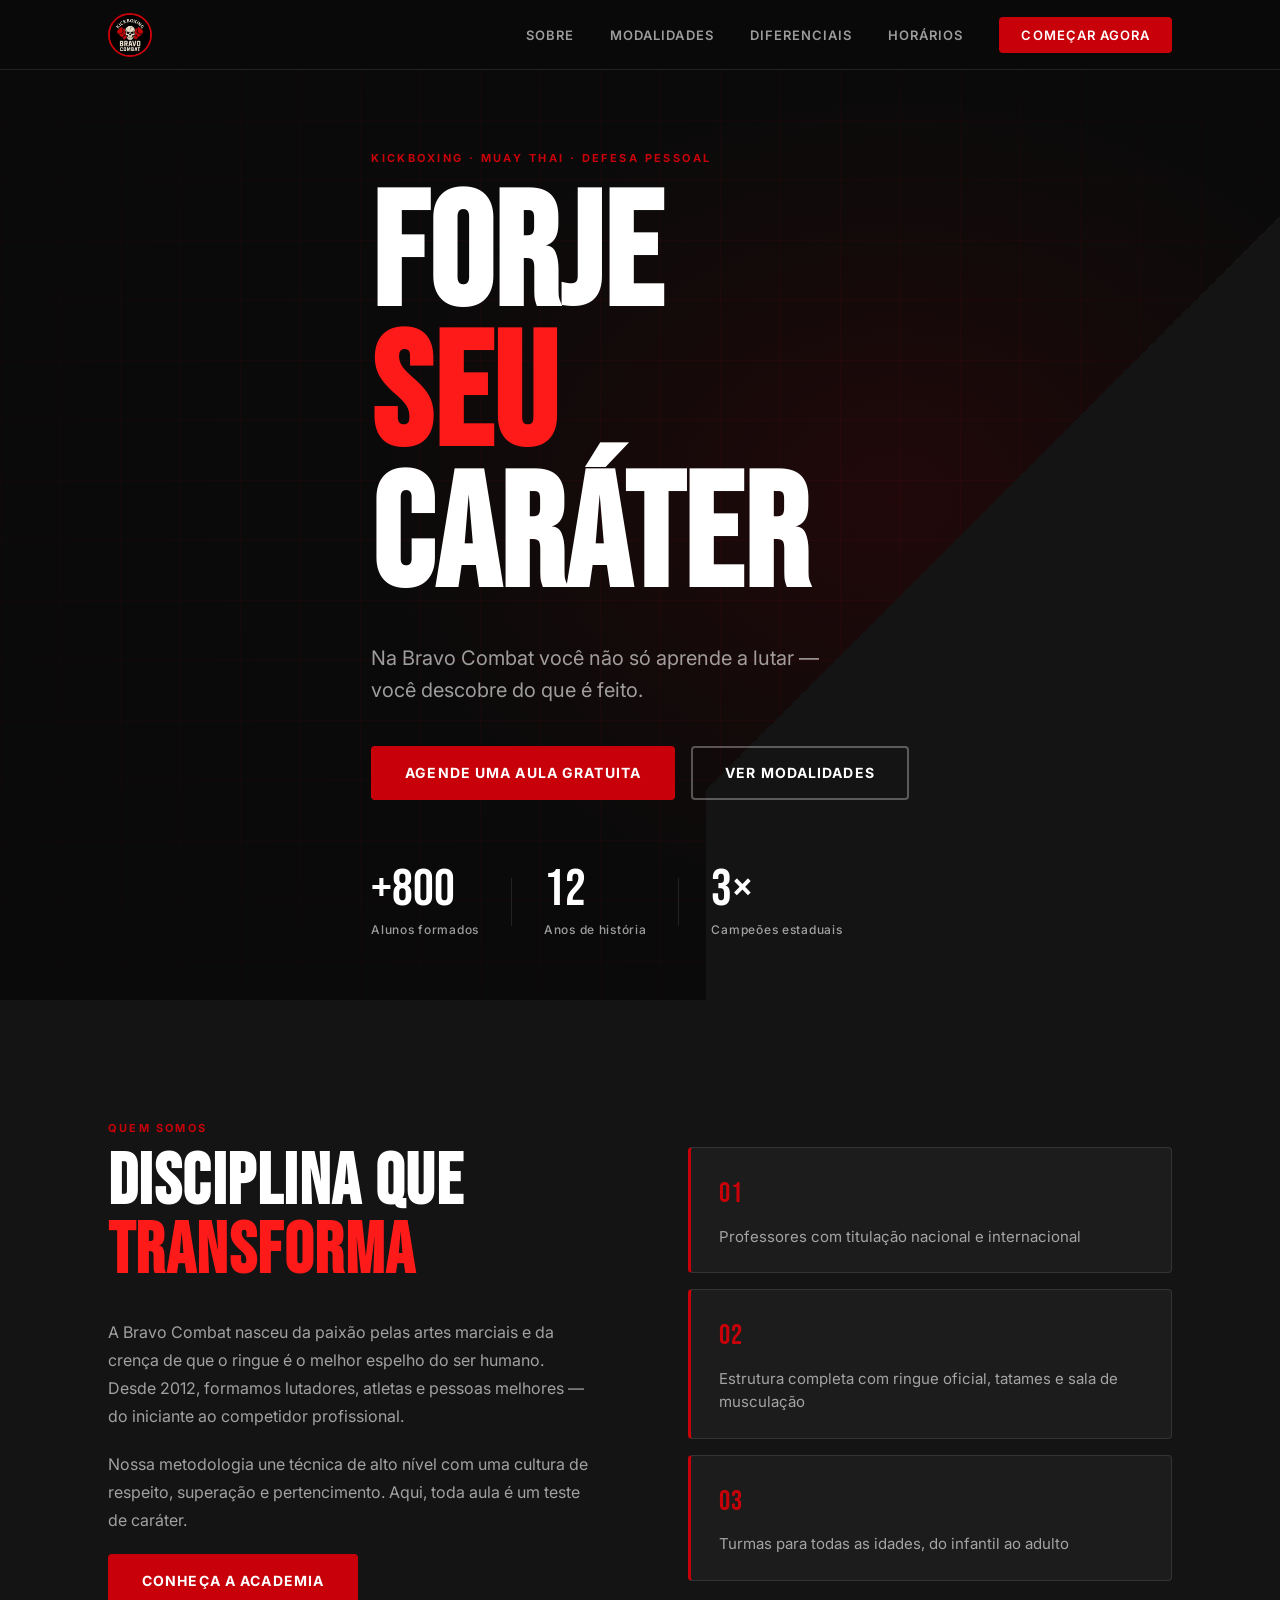
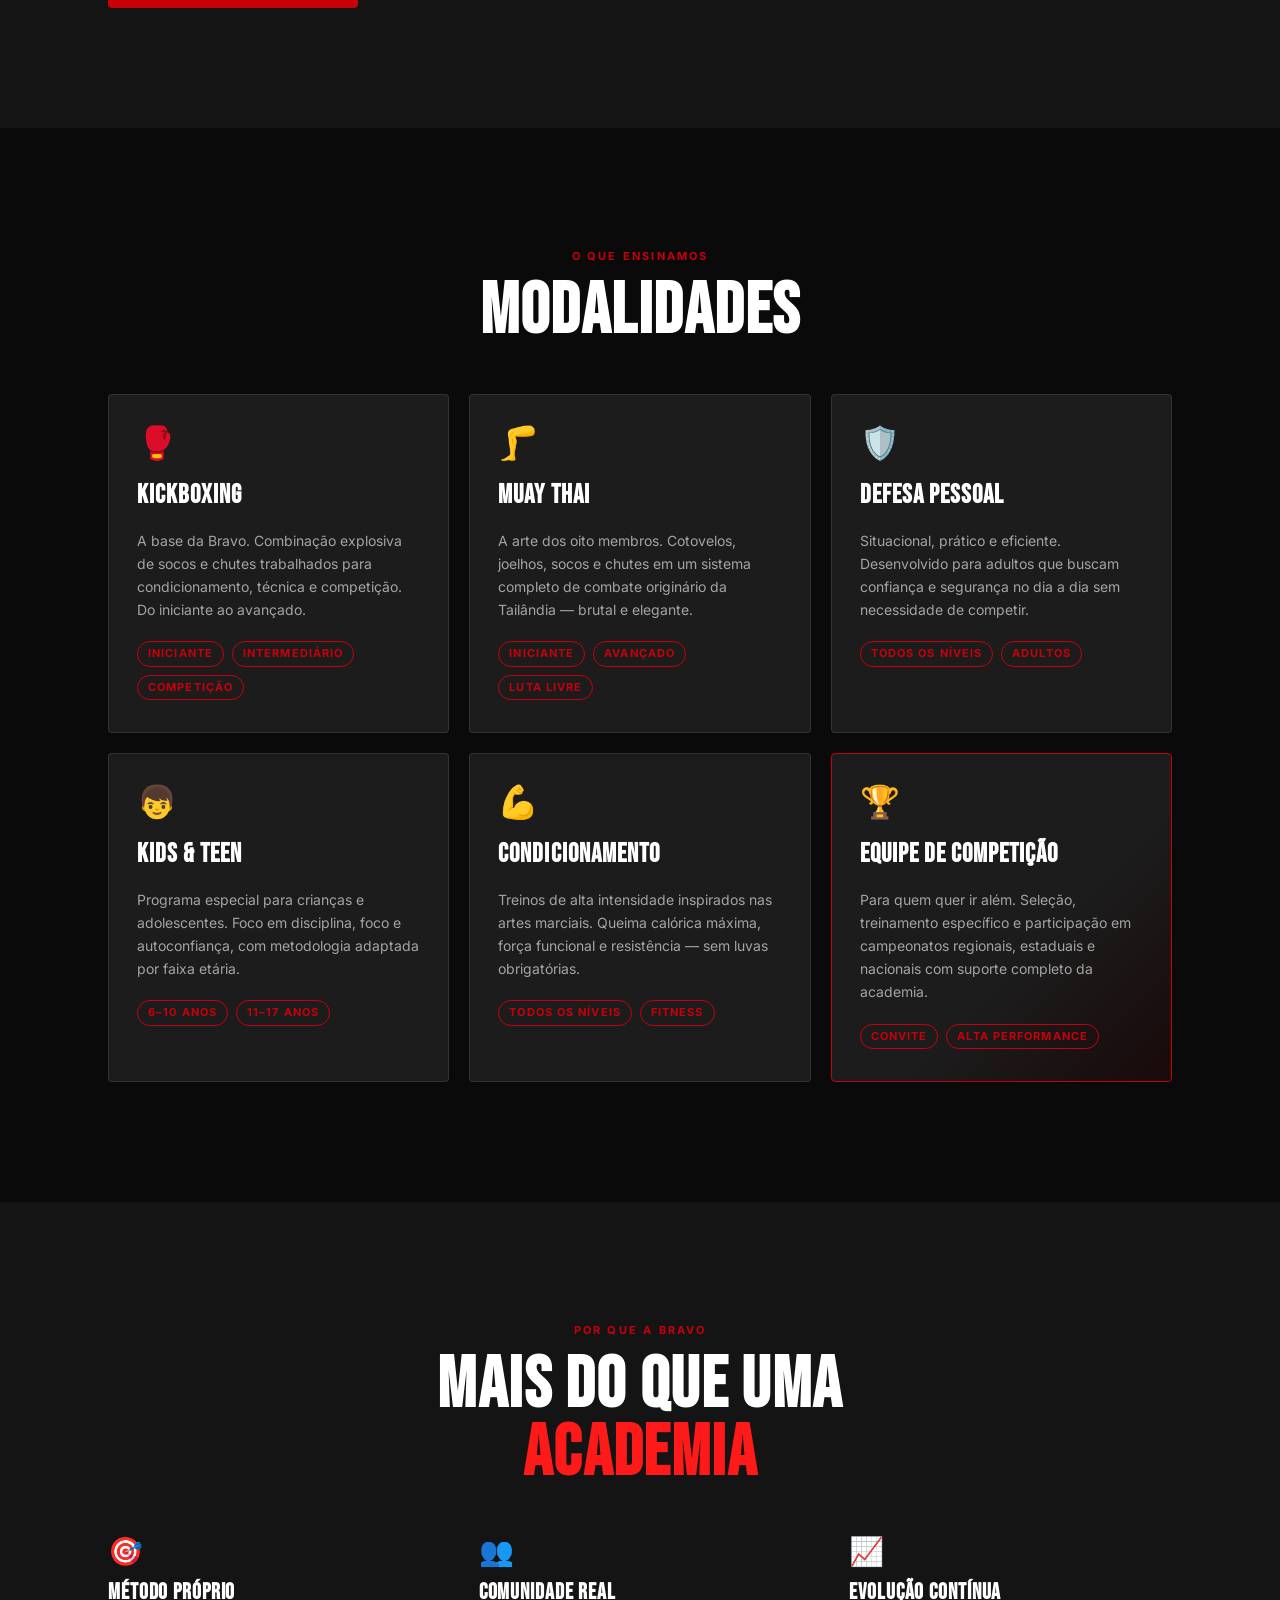
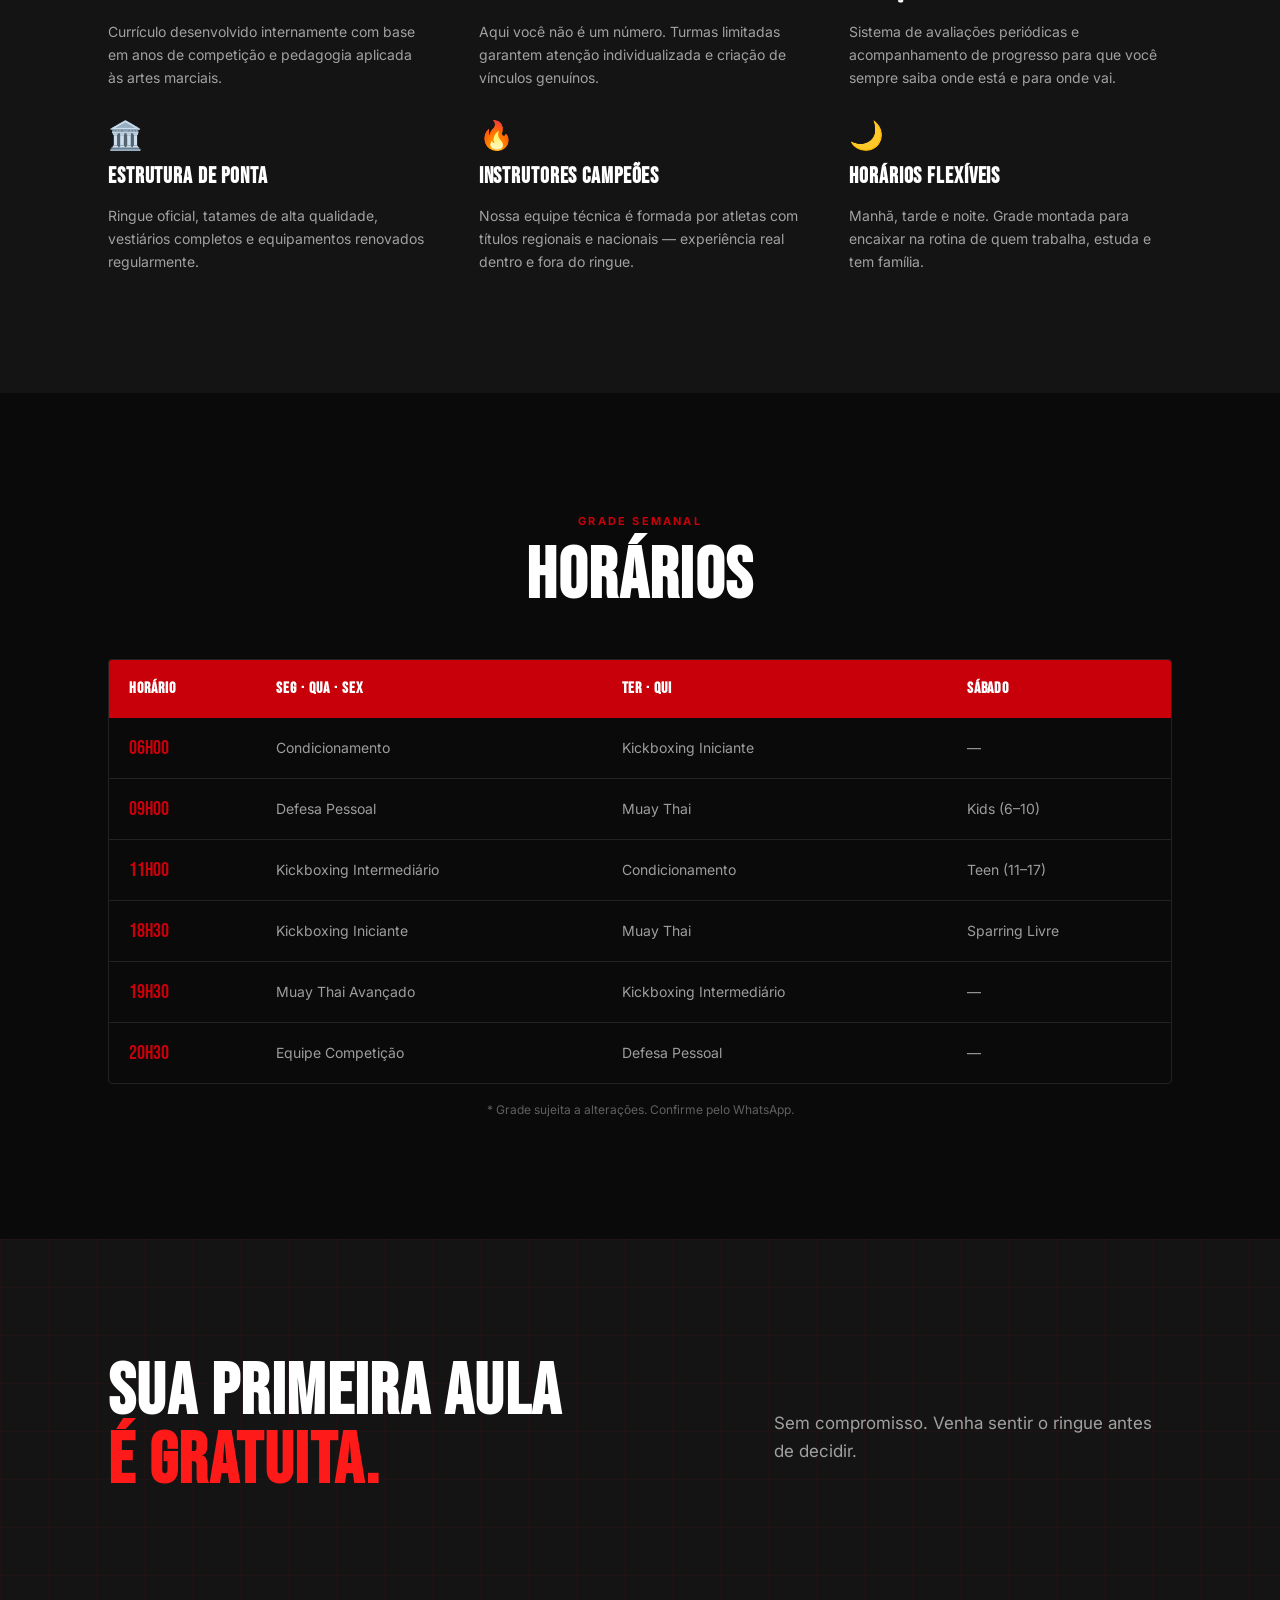
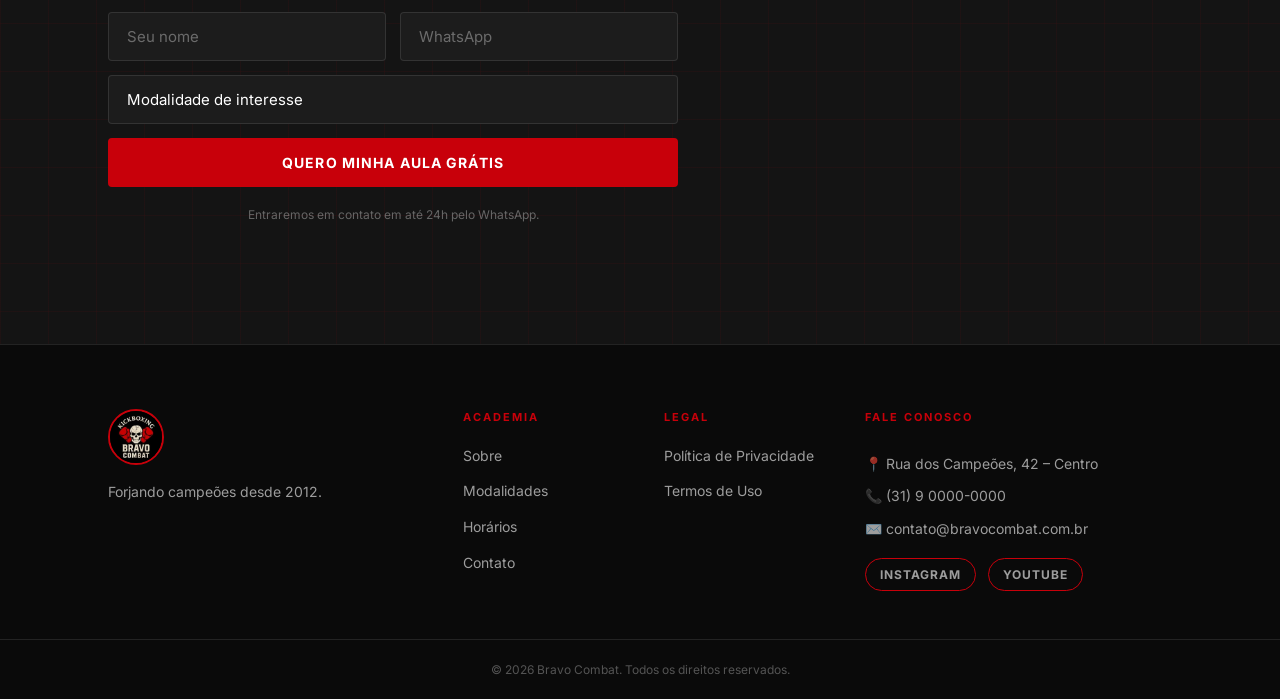
<file: index.html>
<!DOCTYPE html>
<html lang="pt-BR">

<head>
     <meta charset="UTF-8" />
     <meta name="viewport" content="width=device-width, initial-scale=1.0" />
     <title>Bravo Combat – Kickboxing & Artes Marciais</title>
     <meta name="description"
          content="Bravo Combat: escola de kickboxing e artes marciais. Treine com os melhores. Forje seu caráter no ringue." />
     <link rel="icon" type="image/jpeg" href="images/bravo_logo.jpg" />

     <!-- Google Fonts -->
     <link rel="preconnect" href="https://fonts.googleapis.com" />
     <link rel="preconnect" href="https://fonts.gstatic.com" crossorigin />
     <link href="https://fonts.googleapis.com/css2?family=Bebas+Neue&family=Inter:wght@400;500;600;700&display=swap"
          rel="stylesheet" />

     <link rel="stylesheet" href="style.css" />
</head>

<body>

     <!-- ═══════════════════════════════ NAVBAR ═══════════════════════════════ -->
     <nav class="navbar" id="navbar">
          <div class="nav-inner">
               <a href="#inicio" class="nav-logo">
                    <img src="images/bravo_logo.jpg" alt="Bravo Combat" class="nav-logo-img" />
               </a>
               <button class="nav-toggle" id="navToggle" aria-label="Menu">
                    <span></span><span></span><span></span>
               </button>
               <ul class="nav-links" id="navLinks">
                    <li><a href="#sobre">Sobre</a></li>
                    <li><a href="#modalidades">Modalidades</a></li>
                    <li><a href="#diferenciais">Diferenciais</a></li>
                    <li><a href="#horarios">Horários</a></li>
                    <li><a href="#contato" class="nav-cta">Começar agora</a></li>
               </ul>
          </div>
     </nav>

     <!-- ════════════════════════════════ HERO ════════════════════════════════ -->
     <section class="hero" id="inicio">
          <div class="hero-grid-overlay"></div>
          <div class="hero-inner">
               <p class="hero-eyebrow">Kickboxing · Muay Thai · Defesa Pessoal</p>
               <h1 class="hero-title">
                    <span class="hero-title-line">FORJE</span>
                    <span class="hero-title-line accent">SEU</span>
                    <span class="hero-title-line">CARÁTER</span>
               </h1>
               <p class="hero-sub">
                    Na Bravo Combat você não só aprende a lutar —<br />
                    você descobre do que é feito.
               </p>
               <div class="hero-actions">
                    <a href="#contato" class="btn btn-primary">Agende uma aula gratuita</a>
                    <a href="#modalidades" class="btn btn-ghost">Ver modalidades</a>
               </div>
               <div class="hero-stats">
                    <div class="stat">
                         <span class="stat-num">+800</span>
                         <span class="stat-label">Alunos formados</span>
                    </div>
                    <div class="stat-divider"></div>
                    <div class="stat">
                         <span class="stat-num">12</span>
                         <span class="stat-label">Anos de história</span>
                    </div>
                    <div class="stat-divider"></div>
                    <div class="stat">
                         <span class="stat-num">3×</span>
                         <span class="stat-label">Campeões estaduais</span>
                    </div>
               </div>
          </div>
          <div class="hero-slash"></div>
     </section>

     <!-- ══════════════════════════════ SOBRE ══════════════════════════════ -->
     <section class="section sobre" id="sobre">
          <div class="container two-col">
               <div class="sobre-text">
                    <p class="section-eyebrow">Quem somos</p>
                    <h2 class="section-title">Disciplina que<br /><span class="accent">transforma</span></h2>
                    <p class="body-text">
                         A Bravo Combat nasceu da paixão pelas artes marciais e da crença de que o ringue é o melhor
                         espelho do ser humano. Desde 2012, formamos lutadores, atletas e pessoas melhores — do
                         iniciante ao competidor profissional.
                    </p>
                    <p class="body-text">
                         Nossa metodologia une técnica de alto nível com uma cultura de respeito, superação e
                         pertencimento. Aqui, toda aula é um teste de caráter.
                    </p>
                    <a href="#contato" class="btn btn-primary">Conheça a academia</a>
               </div>
               <div class="sobre-visual">
                    <div class="sobre-card">
                         <span class="sobre-card-num">01</span>
                         <p>Professores com titulação nacional e internacional</p>
                    </div>
                    <div class="sobre-card">
                         <span class="sobre-card-num">02</span>
                         <p>Estrutura completa com ringue oficial, tatames e sala de musculação</p>
                    </div>
                    <div class="sobre-card">
                         <span class="sobre-card-num">03</span>
                         <p>Turmas para todas as idades, do infantil ao adulto</p>
                    </div>
               </div>
          </div>
     </section>

     <!-- ══════════════════════════════ MODALIDADES ══════════════════════════════ -->
     <section class="section modalidades" id="modalidades">
          <div class="container">
               <p class="section-eyebrow center">O que ensinamos</p>
               <h2 class="section-title center">Modalidades</h2>
               <div class="cards-grid">

                    <div class="card">
                         <div class="card-icon">🥊</div>
                         <h3 class="card-title">Kickboxing</h3>
                         <p class="card-text">A base da Bravo. Combinação explosiva de socos e chutes trabalhados para
                              condicionamento, técnica e competição. Do iniciante ao avançado.</p>
                         <ul class="card-tags">
                              <li>Iniciante</li>
                              <li>Intermediário</li>
                              <li>Competição</li>
                         </ul>
                    </div>

                    <div class="card">
                         <div class="card-icon">🦵</div>
                         <h3 class="card-title">Muay Thai</h3>
                         <p class="card-text">A arte dos oito membros. Cotovelos, joelhos, socos e chutes em um sistema
                              completo de combate originário da Tailândia — brutal e elegante.</p>
                         <ul class="card-tags">
                              <li>Iniciante</li>
                              <li>Avançado</li>
                              <li>Luta livre</li>
                         </ul>
                    </div>

                    <div class="card">
                         <div class="card-icon">🛡️</div>
                         <h3 class="card-title">Defesa Pessoal</h3>
                         <p class="card-text">Situacional, prático e eficiente. Desenvolvido para adultos que buscam
                              confiança e segurança no dia a dia sem necessidade de competir.</p>
                         <ul class="card-tags">
                              <li>Todos os níveis</li>
                              <li>Adultos</li>
                         </ul>
                    </div>

                    <div class="card">
                         <div class="card-icon">👦</div>
                         <h3 class="card-title">Kids & Teen</h3>
                         <p class="card-text">Programa especial para crianças e adolescentes. Foco em disciplina, foco e
                              autoconfiança, com metodologia adaptada por faixa etária.</p>
                         <ul class="card-tags">
                              <li>6–10 anos</li>
                              <li>11–17 anos</li>
                         </ul>
                    </div>

                    <div class="card">
                         <div class="card-icon">💪</div>
                         <h3 class="card-title">Condicionamento</h3>
                         <p class="card-text">Treinos de alta intensidade inspirados nas artes marciais. Queima calórica
                              máxima, força funcional e resistência — sem luvas obrigatórias.</p>
                         <ul class="card-tags">
                              <li>Todos os níveis</li>
                              <li>Fitness</li>
                         </ul>
                    </div>

                    <div class="card card-destaque">
                         <div class="card-icon">🏆</div>
                         <h3 class="card-title">Equipe de Competição</h3>
                         <p class="card-text">Para quem quer ir além. Seleção, treinamento específico e participação em
                              campeonatos regionais, estaduais e nacionais com suporte completo da academia.</p>
                         <ul class="card-tags">
                              <li>Convite</li>
                              <li>Alta performance</li>
                         </ul>
                    </div>

               </div>
          </div>
     </section>

     <!-- ══════════════════════════════ DIFERENCIAIS ══════════════════════════════ -->
     <section class="section diferenciais" id="diferenciais">
          <div class="container">
               <p class="section-eyebrow center">Por que a Bravo</p>
               <h2 class="section-title center">Mais do que uma<br /><span class="accent">academia</span></h2>
               <div class="dif-grid">
                    <div class="dif-item">
                         <span class="dif-icon">🎯</span>
                         <h4>Método próprio</h4>
                         <p>Currículo desenvolvido internamente com base em anos de competição e pedagogia aplicada às
                              artes marciais.</p>
                    </div>
                    <div class="dif-item">
                         <span class="dif-icon">👥</span>
                         <h4>Comunidade real</h4>
                         <p>Aqui você não é um número. Turmas limitadas garantem atenção individualizada e criação de
                              vínculos genuínos.</p>
                    </div>
                    <div class="dif-item">
                         <span class="dif-icon">📈</span>
                         <h4>Evolução contínua</h4>
                         <p>Sistema de avaliações periódicas e acompanhamento de progresso para que você sempre saiba
                              onde está e para onde vai.</p>
                    </div>
                    <div class="dif-item">
                         <span class="dif-icon">🏛️</span>
                         <h4>Estrutura de ponta</h4>
                         <p>Ringue oficial, tatames de alta qualidade, vestiários completos e equipamentos renovados
                              regularmente.</p>
                    </div>
                    <div class="dif-item">
                         <span class="dif-icon">🔥</span>
                         <h4>Instrutores campeões</h4>
                         <p>Nossa equipe técnica é formada por atletas com títulos regionais e nacionais — experiência
                              real dentro e fora do ringue.</p>
                    </div>
                    <div class="dif-item">
                         <span class="dif-icon">🌙</span>
                         <h4>Horários flexíveis</h4>
                         <p>Manhã, tarde e noite. Grade montada para encaixar na rotina de quem trabalha, estuda e tem
                              família.</p>
                    </div>
               </div>
          </div>
     </section>

     <!-- ══════════════════════════════ HORÁRIOS ══════════════════════════════ -->
     <section class="section horarios" id="horarios">
          <div class="container">
               <p class="section-eyebrow center">Grade semanal</p>
               <h2 class="section-title center">Horários</h2>
               <div class="schedule-wrap">
                    <table class="schedule-table">
                         <thead>
                              <tr>
                                   <th>Horário</th>
                                   <th>Seg · Qua · Sex</th>
                                   <th>Ter · Qui</th>
                                   <th>Sábado</th>
                              </tr>
                         </thead>
                         <tbody>
                              <tr>
                                   <td class="time">06h00</td>
                                   <td>Condicionamento</td>
                                   <td>Kickboxing Iniciante</td>
                                   <td>—</td>
                              </tr>
                              <tr>
                                   <td class="time">09h00</td>
                                   <td>Defesa Pessoal</td>
                                   <td>Muay Thai</td>
                                   <td>Kids (6–10)</td>
                              </tr>
                              <tr>
                                   <td class="time">11h00</td>
                                   <td>Kickboxing Intermediário</td>
                                   <td>Condicionamento</td>
                                   <td>Teen (11–17)</td>
                              </tr>
                              <tr>
                                   <td class="time">18h30</td>
                                   <td>Kickboxing Iniciante</td>
                                   <td>Muay Thai</td>
                                   <td>Sparring Livre</td>
                              </tr>
                              <tr>
                                   <td class="time">19h30</td>
                                   <td>Muay Thai Avançado</td>
                                   <td>Kickboxing Intermediário</td>
                                   <td>—</td>
                              </tr>
                              <tr>
                                   <td class="time">20h30</td>
                                   <td>Equipe Competição</td>
                                   <td>Defesa Pessoal</td>
                                   <td>—</td>
                              </tr>
                         </tbody>
                    </table>
               </div>
               <p class="schedule-note">* Grade sujeita a alterações. Confirme pelo WhatsApp.</p>
          </div>
     </section>

     <!-- ══════════════════════════════ CTA ══════════════════════════════ -->
     <section class="section cta-section" id="contato">
          <div class="cta-grid-overlay"></div>
          <div class="container cta-inner">
               <h2 class="cta-title">Sua primeira aula<br /><span class="accent">é gratuita.</span></h2>
               <p class="cta-sub">Sem compromisso. Venha sentir o ringue antes de decidir.</p>
               <form class="cta-form" id="ctaForm" novalidate>
                    <div class="form-row">
                         <input type="text" name="nome" placeholder="Seu nome" required autocomplete="name" />
                         <input type="tel" name="whatsapp" placeholder="WhatsApp" required autocomplete="tel" />
                    </div>
                    <div class="form-row">
                         <select name="modalidade">
                              <option value="" disabled selected>Modalidade de interesse</option>
                              <option>Kickboxing</option>
                              <option>Muay Thai</option>
                              <option>Defesa Pessoal</option>
                              <option>Kids &amp; Teen</option>
                              <option>Condicionamento</option>
                              <option>Ainda não sei</option>
                         </select>
                    </div>
                    <button type="submit" class="btn btn-primary btn-full">Quero minha aula grátis</button>
                    <p class="form-note">Entraremos em contato em até 24h pelo WhatsApp.</p>
               </form>
          </div>
     </section>

     <!-- ════════════════════════════ FOOTER ════════════════════════════ -->
     <footer class="footer">
          <div class="container footer-inner">
               <div class="footer-brand">
                    <img src="images/bravo_logo.jpg" alt="Bravo Combat" class="footer-logo" />
                    <p>Forjando campeões desde 2012.</p>
               </div>
               <div class="footer-links">
                    <h5>Academia</h5>
                    <ul>
                         <li><a href="#sobre">Sobre</a></li>
                         <li><a href="#modalidades">Modalidades</a></li>
                         <li><a href="#horarios">Horários</a></li>
                         <li><a href="#contato">Contato</a></li>
                    </ul>
               </div>
               <div class="footer-links">
                    <h5>Legal</h5>
                    <ul>
                         <li><a href="legal.html#privacidade">Política de Privacidade</a></li>
                         <li><a href="legal.html#termos">Termos de Uso</a></li>
                    </ul>
               </div>
               <div class="footer-contact">
                    <h5>Fale conosco</h5>
                    <p>📍 <span data-config-text="contact.address">Rua dos Campeões, 42 – Centro</span></p>
                    <p>📞 <a href="tel:+5531900000000" data-config-href="contact.phoneHref"
                              data-config-text="contact.phoneDisplay">(31) 9 0000-0000</a></p>
                    <p>✉️ <a href="mailto:contato@bravocombat.com.br" data-config-href="contact.emailHref"
                              data-config-text="contact.email">contato@bravocombat.com.br</a></p>
                    <div class="social-row">
                         <a href="#" aria-label="Instagram" class="social-link"
                              data-config-href="social.instagram">Instagram</a>
                         <a href="#" aria-label="YouTube" class="social-link"
                              data-config-href="social.youtube">YouTube</a>
                    </div>
               </div>
          </div>
          <div class="footer-bottom">
               <p>© <span id="year"></span> Bravo Combat. Todos os direitos reservados.</p>
          </div>
     </footer>

     <script type="module" src="js/main.js"></script>
</body>

</html>
</file>
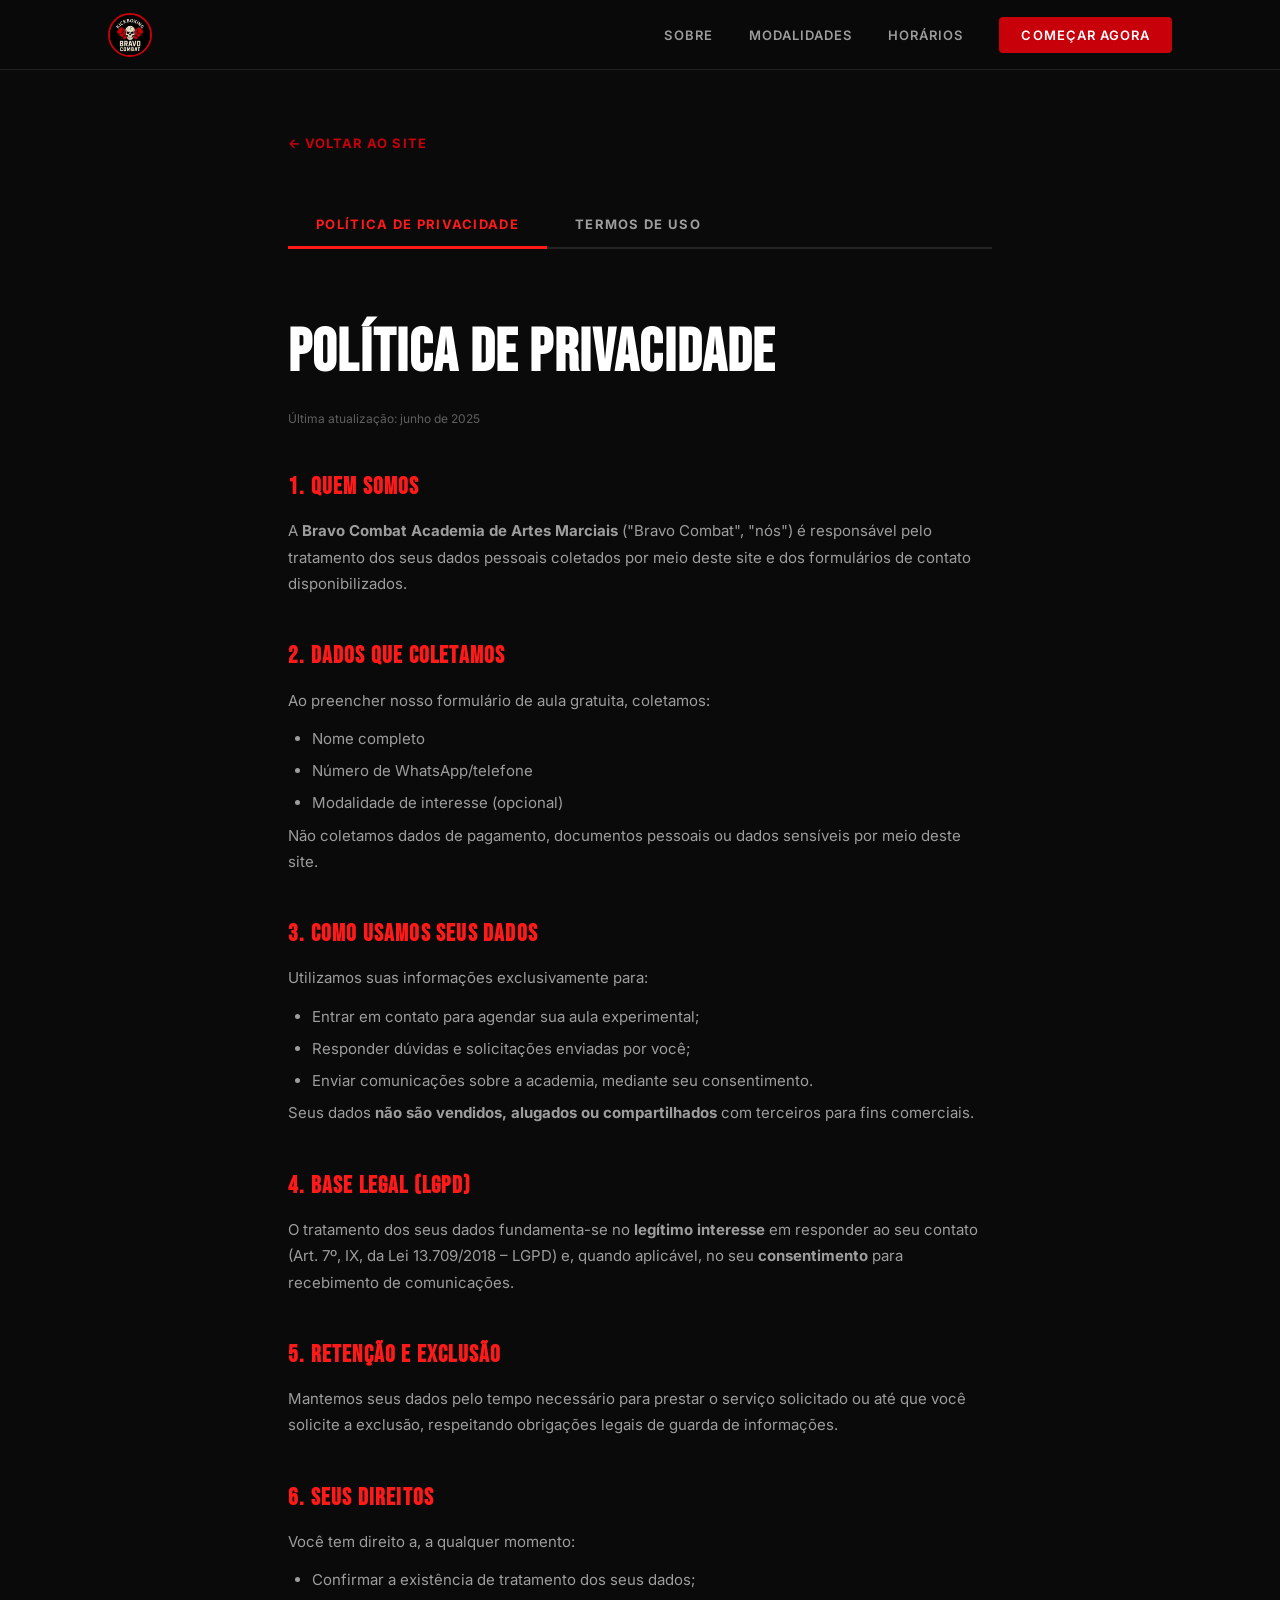
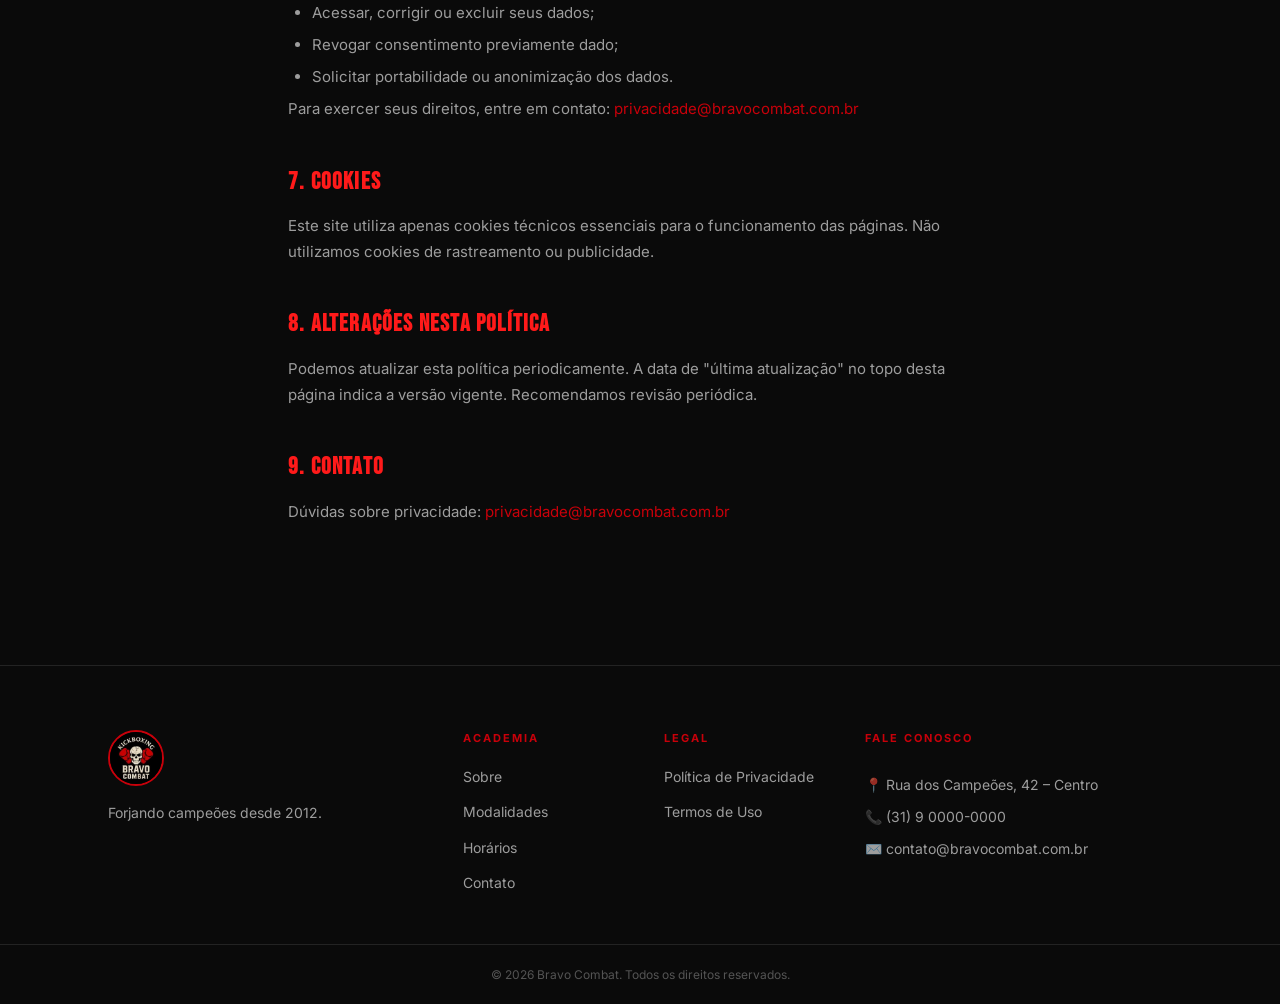
<file: legal.html>
<!DOCTYPE html>
<html lang="pt-BR">

<head>
  <meta charset="UTF-8" />
  <meta name="viewport" content="width=device-width, initial-scale=1.0" />
  <title>Legal – Bravo Combat</title>
  <meta name="description" content="Política de Privacidade e Termos de Uso da Bravo Combat." />
  <link rel="icon" type="image/jpeg" href="images/bravo_logo.jpg" />
  <link rel="preconnect" href="https://fonts.googleapis.com" />
  <link rel="preconnect" href="https://fonts.gstatic.com" crossorigin />
  <link href="https://fonts.googleapis.com/css2?family=Bebas+Neue&family=Inter:wght@400;500;600;700&display=swap"
    rel="stylesheet" />
  <link rel="stylesheet" href="style.css" />
  <style>
    /* ── Legal-specific overrides ── */
    .legal-page {
      padding-top: calc(var(--nav-h) + 60px);
      padding-bottom: 100px;
    }

    .legal-tabs {
      display: flex;
      gap: 0;
      border-bottom: 2px solid var(--white-20);
      margin-bottom: 56px;
    }

    .legal-tab {
      font-family: var(--body);
      font-size: 13px;
      font-weight: 700;
      letter-spacing: 0.10em;
      text-transform: uppercase;
      color: var(--white-60);
      padding: 14px 28px;
      border: none;
      background: none;
      cursor: pointer;
      border-bottom: 3px solid transparent;
      margin-bottom: -2px;
      transition: color 0.15s, border-color 0.15s;
    }

    .legal-tab:hover {
      color: var(--white);
    }

    .legal-tab.active {
      color: var(--red-bright);
      border-bottom-color: var(--red-bright);
    }

    .legal-panel {
      display: none;
    }

    .legal-panel.active {
      display: block;
    }

    .legal-panel h1 {
      font-family: var(--display);
      font-size: clamp(36px, 6vw, 60px);
      letter-spacing: 0.02em;
      color: var(--white);
      margin-bottom: 8px;
    }

    .legal-panel .update {
      font-size: 12px;
      color: rgba(255, 255, 255, 0.35);
      margin-bottom: 40px;
    }

    .legal-section {
      margin-bottom: 40px;
    }

    .legal-section h2 {
      font-family: var(--display);
      font-size: 24px;
      letter-spacing: 0.05em;
      color: var(--red-bright);
      margin-bottom: 12px;
    }

    .legal-section p {
      font-size: 15px;
      color: var(--white-60);
      line-height: 1.75;
      margin-bottom: 12px;
    }

    .legal-section ul {
      list-style: disc;
      padding-left: 24px;
      color: var(--white-60);
      font-size: 15px;
      line-height: 1.75;
    }

    .legal-section ul li {
      margin-bottom: 6px;
    }

    .legal-back {
      display: inline-flex;
      align-items: center;
      gap: 8px;
      font-size: 13px;
      font-weight: 700;
      letter-spacing: 0.08em;
      text-transform: uppercase;
      color: var(--red);
      margin-bottom: 48px;
      transition: color 0.15s;
    }

    .legal-back:hover {
      color: var(--red-bright);
    }
  </style>
</head>

<body>

  <!-- NAVBAR -->
  <nav class="navbar" id="navbar">
    <div class="nav-inner">
      <a href="index.html" class="nav-logo">
        <img src="images/bravo_logo.jpg" alt="Bravo Combat" class="nav-logo-img" />
      </a>
      <button class="nav-toggle" id="navToggle" aria-label="Menu">
        <span></span><span></span><span></span>
      </button>
      <ul class="nav-links" id="navLinks">
        <li><a href="index.html#sobre">Sobre</a></li>
        <li><a href="index.html#modalidades">Modalidades</a></li>
        <li><a href="index.html#horarios">Horários</a></li>
        <li><a href="index.html#contato" class="nav-cta">Começar agora</a></li>
      </ul>
    </div>
  </nav>

  <!-- LEGAL CONTENT -->
  <main class="legal-page">
    <div class="container" style="max-width: 800px;">

      <a href="index.html" class="legal-back">← Voltar ao site</a>

      <!-- Tabs -->
      <div class="legal-tabs" role="tablist">
        <button class="legal-tab active" id="tab-privacidade" role="tab" aria-selected="true"
          aria-controls="panel-privacidade" data-target="panel-privacidade">Política de Privacidade</button>
        <button class="legal-tab" id="tab-termos" role="tab" aria-selected="false" aria-controls="panel-termos"
          data-target="panel-termos">Termos de Uso</button>
      </div>

      <!-- ── PRIVACIDADE ── -->
      <section class="legal-panel active" id="panel-privacidade" role="tabpanel" aria-labelledby="tab-privacidade">
        <h1>Política de Privacidade</h1>
        <p class="update">Última atualização: junho de 2025</p>

        <div class="legal-section">
          <h2>1. Quem somos</h2>
          <p>A <strong>Bravo Combat Academia de Artes Marciais</strong> ("Bravo Combat", "nós") é responsável pelo
            tratamento dos seus dados pessoais coletados por meio deste site e dos formulários de contato
            disponibilizados.</p>
        </div>

        <div class="legal-section">
          <h2>2. Dados que coletamos</h2>
          <p>Ao preencher nosso formulário de aula gratuita, coletamos:</p>
          <ul>
            <li>Nome completo</li>
            <li>Número de WhatsApp/telefone</li>
            <li>Modalidade de interesse (opcional)</li>
          </ul>
          <p>Não coletamos dados de pagamento, documentos pessoais ou dados sensíveis por meio deste site.</p>
        </div>

        <div class="legal-section">
          <h2>3. Como usamos seus dados</h2>
          <p>Utilizamos suas informações exclusivamente para:</p>
          <ul>
            <li>Entrar em contato para agendar sua aula experimental;</li>
            <li>Responder dúvidas e solicitações enviadas por você;</li>
            <li>Enviar comunicações sobre a academia, mediante seu consentimento.</li>
          </ul>
          <p>Seus dados <strong>não são vendidos, alugados ou compartilhados</strong> com terceiros para fins
            comerciais.</p>
        </div>

        <div class="legal-section">
          <h2>4. Base legal (LGPD)</h2>
          <p>O tratamento dos seus dados fundamenta-se no <strong>legítimo interesse</strong> em responder ao seu
            contato (Art. 7º, IX, da Lei 13.709/2018 – LGPD) e, quando aplicável, no seu <strong>consentimento</strong>
            para recebimento de comunicações.</p>
        </div>

        <div class="legal-section">
          <h2>5. Retenção e exclusão</h2>
          <p>Mantemos seus dados pelo tempo necessário para prestar o serviço solicitado ou até que você solicite a
            exclusão, respeitando obrigações legais de guarda de informações.</p>
        </div>

        <div class="legal-section">
          <h2>6. Seus direitos</h2>
          <p>Você tem direito a, a qualquer momento:</p>
          <ul>
            <li>Confirmar a existência de tratamento dos seus dados;</li>
            <li>Acessar, corrigir ou excluir seus dados;</li>
            <li>Revogar consentimento previamente dado;</li>
            <li>Solicitar portabilidade ou anonimização dos dados.</li>
          </ul>
          <p>Para exercer seus direitos, entre em contato: <a href="mailto:privacidade@bravocombat.com.br"
              data-config-href="contact.emailPrivacidadeHref" data-config-text="contact.emailPrivacidade"
              style="color:var(--red)">privacidade@bravocombat.com.br</a></p>
        </div>

        <div class="legal-section">
          <h2>7. Cookies</h2>
          <p>Este site utiliza apenas cookies técnicos essenciais para o funcionamento das páginas. Não utilizamos
            cookies de rastreamento ou publicidade.</p>
        </div>

        <div class="legal-section">
          <h2>8. Alterações nesta política</h2>
          <p>Podemos atualizar esta política periodicamente. A data de "última atualização" no topo desta página indica
            a versão vigente. Recomendamos revisão periódica.</p>
        </div>

        <div class="legal-section">
          <h2>9. Contato</h2>
          <p>Dúvidas sobre privacidade: <a href="mailto:privacidade@bravocombat.com.br"
              data-config-href="contact.emailPrivacidadeHref" data-config-text="contact.emailPrivacidade"
              style="color:var(--red)">privacidade@bravocombat.com.br</a></p>
        </div>
      </section>

      <!-- ── TERMOS ── -->
      <section class="legal-panel" id="panel-termos" role="tabpanel" aria-labelledby="tab-termos">
        <h1>Termos de Uso</h1>
        <p class="update">Última atualização: junho de 2025</p>

        <div class="legal-section">
          <h2>1. Aceitação dos termos</h2>
          <p>Ao acessar e utilizar o site da <strong>Bravo Combat</strong>, você concorda com estes Termos de Uso. Caso
            não concorde, pedimos que não utilize o site.</p>
        </div>

        <div class="legal-section">
          <h2>2. Uso do site</h2>
          <p>Este site tem finalidade <strong>exclusivamente informativa</strong> sobre os serviços, modalidades e
            contato da Bravo Combat. É proibido:</p>
          <ul>
            <li>Utilizar o site para fins ilícitos ou que violem estes termos;</li>
            <li>Transmitir conteúdo ofensivo, enganoso ou que viole direitos de terceiros;</li>
            <li>Tentar acessar sistemas internos ou comprometer a segurança do site;</li>
            <li>Coletar dados de outros usuários sem autorização.</li>
          </ul>
        </div>

        <div class="legal-section">
          <h2>3. Propriedade intelectual</h2>
          <p>Todo o conteúdo deste site — incluindo textos, logotipo, design e imagens — é propriedade da Bravo Combat e
            protegido pela legislação de direitos autorais. A reprodução sem autorização prévia e por escrito é
            proibida.</p>
        </div>

        <div class="legal-section">
          <h2>4. Serviços e matrículas</h2>
          <p>As informações de horários, modalidades e preços disponíveis neste site são de caráter ilustrativo e podem
            ser alteradas sem aviso prévio. A contratação efetiva de serviços ocorre presencialmente na academia,
            mediante assinatura de contrato específico.</p>
          <p>A aula experimental gratuita está sujeita à disponibilidade de vagas e ao agendamento prévio pela equipe da
            academia.</p>
        </div>

        <div class="legal-section">
          <h2>5. Limitação de responsabilidade</h2>
          <p>A Bravo Combat não se responsabiliza por:</p>
          <ul>
            <li>Indisponibilidades temporárias do site por razões técnicas;</li>
            <li>Danos decorrentes do uso indevido das informações disponíveis;</li>
            <li>Links externos eventualmente presentes no site.</li>
          </ul>
        </div>

        <div class="legal-section">
          <h2>6. Links externos</h2>
          <p>O site pode conter links para redes sociais e outras plataformas. A Bravo Combat não controla o conteúdo
            desses sites e não se responsabiliza por suas práticas de privacidade ou conteúdo.</p>
        </div>

        <div class="legal-section">
          <h2>7. Modificações</h2>
          <p>Reservamo-nos o direito de modificar estes Termos a qualquer momento. As alterações entram em vigor na data
            de publicação no site. O uso continuado após as alterações implica aceitação dos novos termos.</p>
        </div>

        <div class="legal-section">
          <h2>8. Legislação aplicável</h2>
          <p>Estes Termos são regidos pelas leis brasileiras. Fica eleito o foro da comarca de Belo Horizonte/MG para
            resolução de eventuais disputas decorrentes deste instrumento.</p>
        </div>

        <div class="legal-section">
          <h2>9. Contato</h2>
          <p>Dúvidas sobre estes termos: <a href="mailto:contato@bravocombat.com.br"
              data-config-href="contact.emailHref" data-config-text="contact.email"
              style="color:var(--red)">contato@bravocombat.com.br</a></p>
        </div>
      </section>

    </div>
  </main>

  <!-- FOOTER -->
  <footer class="footer">
    <div class="container footer-inner">
      <div class="footer-brand">
        <img src="images/bravo_logo.jpg" alt="Bravo Combat" class="footer-logo" />
        <p>Forjando campeões desde 2012.</p>
      </div>
      <div class="footer-links">
        <h5>Academia</h5>
        <ul>
          <li><a href="index.html#sobre">Sobre</a></li>
          <li><a href="index.html#modalidades">Modalidades</a></li>
          <li><a href="index.html#horarios">Horários</a></li>
          <li><a href="index.html#contato">Contato</a></li>
        </ul>
      </div>
      <div class="footer-links">
        <h5>Legal</h5>
        <ul>
          <li><a href="legal.html#privacidade">Política de Privacidade</a></li>
          <li><a href="legal.html#termos">Termos de Uso</a></li>
        </ul>
      </div>
      <div class="footer-contact">
        <h5>Fale conosco</h5>
        <p>📍 <span data-config-text="contact.address">Rua dos Campeões, 42 – Centro</span></p>
        <p>📞 <a href="tel:+5531900000000" data-config-href="contact.phoneHref"
            data-config-text="contact.phoneDisplay">(31) 9 0000-0000</a></p>
        <p>✉️ <a href="mailto:contato@bravocombat.com.br" data-config-href="contact.emailHref"
            data-config-text="contact.email">contato@bravocombat.com.br</a></p>
      </div>
    </div>
    <div class="footer-bottom">
      <p>© <span id="year"></span> Bravo Combat. Todos os direitos reservados.</p>
    </div>
  </footer>

  <script type="module" src="js/main.js"></script>
  <script>
    /* Tab switching for legal page */
    (function () {
      const tabs = document.querySelectorAll('.legal-tab');
      const panels = document.querySelectorAll('.legal-panel');

      // Hash-based activation
      function activateByHash() {
        const hash = location.hash.replace('#', '');
        const match = document.getElementById('tab-' + hash);
        if (match) activate(match);
      }

      function activate(btn) {
        tabs.forEach(t => { t.classList.remove('active'); t.setAttribute('aria-selected', 'false'); });
        panels.forEach(p => p.classList.remove('active'));
        btn.classList.add('active');
        btn.setAttribute('aria-selected', 'true');
        document.getElementById(btn.dataset.target).classList.add('active');
      }

      tabs.forEach(btn => {
        btn.addEventListener('click', () => {
          activate(btn);
          history.replaceState(null, '', '#' + btn.id.replace('tab-', ''));
        });
      });

      activateByHash();
      window.addEventListener('hashchange', activateByHash);
    })();
  </script>
</body>

</html>
</file>
<file: style.css>
/* ═══════════════════════════════════════════════
   BRAVO COMBAT – style.css
   Palette: #0A0A0A · #C8000A · #FF1A1A · #FFF · #1C1C1C
   Type: Bebas Neue (display) · Inter (body)
═══════════════════════════════════════════════ */

/* ── Reset & Base ────────────────────────────── */
*,
*::before,
*::after {
     box-sizing: border-box;
     margin: 0;
     padding: 0;
}

:root {
     --black: #0A0A0A;
     --black-2: #141414;
     --black-3: #1C1C1C;
     --red: #C8000A;
     --red-bright: #FF1A1A;
     --white: #FFFFFF;
     --white-60: rgba(255, 255, 255, 0.60);
     --white-20: rgba(255, 255, 255, 0.10);

     --display: 'Bebas Neue', sans-serif;
     --body: 'Inter', sans-serif;

     --nav-h: 70px;
     --section-py: clamp(72px, 10vw, 120px);
     --container: 1160px;
     --radius: 4px;

     --ease-out: cubic-bezier(0.16, 1, 0.3, 1);
}

html {
     scroll-behavior: smooth;
}

body {
     background: var(--black);
     color: var(--white);
     font-family: var(--body);
     font-size: 16px;
     line-height: 1.6;
     -webkit-font-smoothing: antialiased;
     overflow-x: hidden;
}

img {
     display: block;
     max-width: 100%;
}

a {
     color: inherit;
     text-decoration: none;
}

ul {
     list-style: none;
}

/* ── Utility ─────────────────────────────────── */
.container {
     width: 100%;
     max-width: var(--container);
     margin-inline: auto;
     padding-inline: clamp(20px, 5vw, 48px);
}

.accent {
     color: var(--red-bright);
}

.section {
     padding-block: var(--section-py);
}

.section-eyebrow {
     font-family: var(--body);
     font-size: 11px;
     font-weight: 700;
     letter-spacing: 0.20em;
     text-transform: uppercase;
     color: var(--red);
     margin-bottom: 12px;
}

.section-title {
     font-family: var(--display);
     font-size: clamp(38px, 6vw, 72px);
     line-height: 0.95;
     letter-spacing: 0.02em;
     color: var(--white);
     margin-bottom: 32px;
}

.center {
     text-align: center;
}

.body-text {
     font-size: 16px;
     color: var(--white-60);
     line-height: 1.75;
     margin-bottom: 20px;
     max-width: 52ch;
}

/* ── Buttons ─────────────────────────────────── */
.btn {
     display: inline-flex;
     align-items: center;
     gap: 8px;
     padding: 14px 32px;
     font-family: var(--body);
     font-size: 14px;
     font-weight: 700;
     letter-spacing: 0.08em;
     text-transform: uppercase;
     border-radius: var(--radius);
     cursor: pointer;
     transition: transform 0.18s var(--ease-out), box-shadow 0.18s var(--ease-out);
     border: 2px solid transparent;
}

.btn:hover {
     transform: translateY(-2px);
}

.btn:active {
     transform: translateY(0);
}

.btn-primary {
     background: var(--red);
     color: var(--white);
     border-color: var(--red);
}

.btn-primary:hover {
     background: var(--red-bright);
     border-color: var(--red-bright);
     box-shadow: 0 8px 32px rgba(200, 0, 10, 0.45);
}

.btn-ghost {
     background: transparent;
     color: var(--white);
     border-color: rgba(255, 255, 255, 0.3);
}

.btn-ghost:hover {
     border-color: var(--white);
     box-shadow: 0 0 0 1px var(--white);
}

.btn-full {
     width: 100%;
     justify-content: center;
}

/* ── Navbar ──────────────────────────────────── */
.navbar {
     position: fixed;
     top: 0;
     left: 0;
     right: 0;
     height: var(--nav-h);
     z-index: 100;
     background: rgba(10, 10, 10, 0.85);
     backdrop-filter: blur(12px);
     -webkit-backdrop-filter: blur(12px);
     border-bottom: 1px solid var(--white-20);
     transition: background 0.3s;
}

.navbar.scrolled {
     background: rgba(10, 10, 10, 0.98);
}

.nav-inner {
     max-width: var(--container);
     height: 100%;
     margin-inline: auto;
     padding-inline: clamp(20px, 5vw, 48px);
     display: flex;
     align-items: center;
     justify-content: space-between;
     gap: 24px;
}

.nav-logo {
     display: flex;
     align-items: center;
}

.nav-logo-img {
     height: 44px;
     width: 44px;
     border-radius: 50%;
     object-fit: cover;
     border: 2px solid var(--red);
}

.nav-links {
     display: flex;
     align-items: center;
     gap: 36px;
}

.nav-links li a {
     font-size: 13px;
     font-weight: 600;
     letter-spacing: 0.08em;
     text-transform: uppercase;
     color: var(--white-60);
     transition: color 0.15s;
}

.nav-links li a:hover {
     color: var(--white);
}

.nav-links li a.nav-cta {
     background: var(--red);
     color: var(--white);
     padding: 10px 22px;
     border-radius: var(--radius);
     transition: background 0.15s, box-shadow 0.15s;
}

.nav-links li a.nav-cta:hover {
     background: var(--red-bright);
     box-shadow: 0 4px 20px rgba(200, 0, 10, 0.4);
}

.nav-toggle {
     display: none;
     flex-direction: column;
     gap: 5px;
     background: none;
     border: none;
     cursor: pointer;
     padding: 4px;
}

.nav-toggle span {
     display: block;
     width: 24px;
     height: 2px;
     background: var(--white);
     border-radius: 2px;
     transition: transform 0.25s, opacity 0.25s;
}

/* ── Hero ────────────────────────────────────── */
.hero {
     position: relative;
     min-height: 100svh;
     display: flex;
     align-items: center;
     padding-top: var(--nav-h);
     overflow: hidden;
     background:
          radial-gradient(ellipse 60% 60% at 70% 50%, rgba(200, 0, 10, 0.12) 0%, transparent 70%),
          var(--black);
}

/* Ringue grid overlay – the signature element */
.hero-grid-overlay {
     position: absolute;
     inset: 0;
     background-image:
          linear-gradient(rgba(200, 0, 10, 0.07) 1px, transparent 1px),
          linear-gradient(90deg, rgba(200, 0, 10, 0.07) 1px, transparent 1px);
     background-size: 60px 60px;
     mask-image: radial-gradient(ellipse 80% 80% at 50% 50%, black 30%, transparent 100%);
     pointer-events: none;
}

.hero-inner {
     position: relative;
     z-index: 1;
     max-width: var(--container);
     margin-inline: auto;
     padding-inline: clamp(20px, 5vw, 48px);
     padding-block: 80px 60px;
}

.hero-eyebrow {
     font-size: 11px;
     font-weight: 700;
     letter-spacing: 0.22em;
     text-transform: uppercase;
     color: var(--red);
     margin-bottom: 20px;
}

.hero-title {
     font-family: var(--display);
     font-size: clamp(72px, 14vw, 160px);
     line-height: 0.88;
     letter-spacing: 0.01em;
     display: flex;
     flex-direction: column;
     margin-bottom: 32px;
}

.hero-title-line {
     display: block;
}

.hero-title-line.accent {
     color: var(--red-bright);
}

.hero-sub {
     font-size: clamp(16px, 2vw, 20px);
     color: var(--white-60);
     line-height: 1.6;
     margin-bottom: 40px;
     max-width: 46ch;
}

.hero-actions {
     display: flex;
     gap: 16px;
     flex-wrap: wrap;
     margin-bottom: 64px;
}

.hero-stats {
     display: flex;
     align-items: center;
     gap: 32px;
     flex-wrap: wrap;
}

.stat {
     display: flex;
     flex-direction: column;
}

.stat-num {
     font-family: var(--display);
     font-size: clamp(32px, 5vw, 52px);
     line-height: 1;
     color: var(--white);
}

.stat-label {
     font-size: 12px;
     font-weight: 500;
     letter-spacing: 0.06em;
     color: var(--white-60);
     margin-top: 4px;
}

.stat-divider {
     width: 1px;
     height: 48px;
     background: var(--white-20);
}

/* Diagonal slash accent */
.hero-slash {
     position: absolute;
     bottom: -2px;
     right: -2px;
     width: 45%;
     height: 100%;
     background: linear-gradient(135deg, transparent 50%, var(--black-2) 50%);
     pointer-events: none;
     z-index: 0;
}

/* ── Sobre ───────────────────────────────────── */
.sobre {
     background: var(--black-2);
}

.two-col {
     display: grid;
     grid-template-columns: 1fr 1fr;
     gap: clamp(48px, 8vw, 96px);
     align-items: center;
}

.sobre-visual {
     display: flex;
     flex-direction: column;
     gap: 16px;
}

.sobre-card {
     background: var(--black-3);
     border: 1px solid var(--white-20);
     border-left: 3px solid var(--red);
     padding: 24px 28px;
     border-radius: var(--radius);
     display: flex;
     flex-direction: column;
     gap: 8px;
     transition: border-color 0.2s, transform 0.2s;
}

.sobre-card:hover {
     border-color: var(--red);
     transform: translateX(4px);
}

.sobre-card-num {
     font-family: var(--display);
     font-size: 28px;
     color: var(--red);
     letter-spacing: 0.04em;
}

.sobre-card p {
     font-size: 15px;
     color: var(--white-60);
     line-height: 1.55;
}

/* ── Modalidades ─────────────────────────────── */
.modalidades {
     background: var(--black);
}

.cards-grid {
     display: grid;
     grid-template-columns: repeat(3, 1fr);
     gap: 20px;
     margin-top: 48px;
}

.card {
     background: var(--black-3);
     border: 1px solid var(--white-20);
     border-radius: var(--radius);
     padding: 32px 28px;
     transition: border-color 0.2s, transform 0.25s var(--ease-out);
}

.card:hover {
     border-color: var(--red);
     transform: translateY(-4px);
}

.card-destaque {
     border-color: var(--red);
     background: linear-gradient(135deg, var(--black-3) 60%, rgba(200, 0, 10, 0.08) 100%);
}

.card-icon {
     font-size: 32px;
     margin-bottom: 16px;
     line-height: 1;
}

.card-title {
     font-family: var(--display);
     font-size: 26px;
     letter-spacing: 0.04em;
     color: var(--white);
     margin-bottom: 12px;
}

.card-text {
     font-size: 14px;
     color: var(--white-60);
     line-height: 1.65;
     margin-bottom: 20px;
}

.card-tags {
     display: flex;
     flex-wrap: wrap;
     gap: 8px;
}

.card-tags li {
     font-size: 11px;
     font-weight: 700;
     letter-spacing: 0.10em;
     text-transform: uppercase;
     color: var(--red);
     border: 1px solid var(--red);
     padding: 3px 10px;
     border-radius: 20px;
}

/* ── Diferenciais ────────────────────────────── */
.diferenciais {
     background: var(--black-2);
}

.dif-grid {
     display: grid;
     grid-template-columns: repeat(3, 1fr);
     gap: 32px 48px;
     margin-top: 48px;
}

.dif-item {
     display: flex;
     flex-direction: column;
     gap: 10px;
}

.dif-icon {
     font-size: 28px;
     line-height: 1;
}

.dif-item h4 {
     font-family: var(--display);
     font-size: 22px;
     letter-spacing: 0.04em;
     color: var(--white);
}

.dif-item p {
     font-size: 14px;
     color: var(--white-60);
     line-height: 1.65;
}

/* ── Horários ────────────────────────────────── */
.horarios {
     background: var(--black);
}

.schedule-wrap {
     margin-top: 48px;
     overflow-x: auto;
     border-radius: var(--radius);
     border: 1px solid var(--white-20);
}

.schedule-table {
     width: 100%;
     border-collapse: collapse;
     font-size: 14px;
}

.schedule-table thead {
     background: var(--red);
}

.schedule-table thead th {
     font-family: var(--display);
     font-size: 16px;
     letter-spacing: 0.06em;
     color: var(--white);
     padding: 16px 20px;
     text-align: left;
}

.schedule-table tbody tr {
     border-bottom: 1px solid var(--white-20);
     transition: background 0.15s;
}

.schedule-table tbody tr:last-child {
     border-bottom: none;
}

.schedule-table tbody tr:hover {
     background: var(--black-3);
}

.schedule-table tbody td {
     padding: 14px 20px;
     color: var(--white-60);
     vertical-align: middle;
}

.schedule-table tbody td.time {
     font-family: var(--display);
     font-size: 20px;
     color: var(--red);
     white-space: nowrap;
}

.schedule-note {
     margin-top: 16px;
     font-size: 12px;
     color: rgba(255, 255, 255, 0.35);
     text-align: center;
}

/* ── CTA Section ─────────────────────────────── */
.cta-section {
     position: relative;
     background: var(--black-2);
     overflow: hidden;
}

.cta-grid-overlay {
     position: absolute;
     inset: 0;
     background-image:
          linear-gradient(rgba(200, 0, 10, 0.06) 1px, transparent 1px),
          linear-gradient(90deg, rgba(200, 0, 10, 0.06) 1px, transparent 1px);
     background-size: 48px 48px;
     pointer-events: none;
}

.cta-inner {
     position: relative;
     z-index: 1;
     display: grid;
     grid-template-columns: 1fr 1fr;
     gap: clamp(48px, 8vw, 96px);
     align-items: center;
}

.cta-title {
     font-family: var(--display);
     font-size: clamp(40px, 6vw, 72px);
     line-height: 0.95;
     letter-spacing: 0.02em;
     margin-bottom: 20px;
}

.cta-sub {
     font-size: 17px;
     color: var(--white-60);
     line-height: 1.6;
}

.cta-form {
     display: flex;
     flex-direction: column;
     gap: 14px;
}

.form-row {
     display: flex;
     gap: 14px;
}

.cta-form input,
.cta-form select {
     flex: 1;
     background: var(--black-3);
     border: 1px solid var(--white-20);
     border-radius: var(--radius);
     color: var(--white);
     font-family: var(--body);
     font-size: 15px;
     padding: 14px 18px;
     outline: none;
     transition: border-color 0.2s;
     -webkit-appearance: none;
     appearance: none;
}

.cta-form input::placeholder {
     color: rgba(255, 255, 255, 0.35);
}

.cta-form select {
     width: 100%;
     cursor: pointer;
}

.cta-form input:focus,
.cta-form select:focus {
     border-color: var(--red);
}

.form-note {
     font-size: 12px;
     color: rgba(255, 255, 255, 0.35);
     text-align: center;
     margin-top: 4px;
}

/* ── Footer ──────────────────────────────────── */
.footer {
     background: var(--black);
     border-top: 1px solid var(--white-20);
     padding-top: 64px;
}

.footer-inner {
     display: grid;
     grid-template-columns: 2fr 1fr 1fr 2fr;
     gap: 48px;
     padding-bottom: 48px;
}

.footer-brand {
     display: flex;
     flex-direction: column;
     gap: 16px;
}

.footer-logo {
     width: 56px;
     height: 56px;
     border-radius: 50%;
     object-fit: cover;
     border: 2px solid var(--red);
}

.footer-brand p {
     font-size: 14px;
     color: var(--white-60);
}

.footer-links h5,
.footer-contact h5 {
     font-family: var(--body);
     font-size: 11px;
     font-weight: 700;
     letter-spacing: 0.18em;
     text-transform: uppercase;
     color: var(--red);
     margin-bottom: 16px;
}

.footer-links ul {
     display: flex;
     flex-direction: column;
     gap: 10px;
}

.footer-links ul li a {
     font-size: 14px;
     color: var(--white-60);
     transition: color 0.15s;
}

.footer-links ul li a:hover {
     color: var(--white);
}

.footer-contact {
     display: flex;
     flex-direction: column;
     gap: 10px;
}

.footer-contact p {
     font-size: 14px;
     color: var(--white-60);
}

.footer-contact a {
     color: var(--white-60);
     transition: color 0.15s;
}

.footer-contact a:hover {
     color: var(--white);
}

.social-row {
     display: flex;
     gap: 12px;
     margin-top: 8px;
}

.social-link {
     font-size: 12px;
     font-weight: 700;
     letter-spacing: 0.08em;
     text-transform: uppercase;
     color: var(--red);
     border: 1px solid var(--red);
     padding: 6px 14px;
     border-radius: 20px;
     transition: background 0.15s, color 0.15s;
}

.social-link:hover {
     background: var(--red);
     color: var(--white);
}

.footer-bottom {
     border-top: 1px solid var(--white-20);
     padding-block: 20px;
     text-align: center;
}

.footer-bottom p {
     font-size: 12px;
     color: rgba(255, 255, 255, 0.30);
}

/* ═══════════════════════════════════════════════
   RESPONSIVE
═══════════════════════════════════════════════ */

@media (max-width: 1024px) {
     .cards-grid {
          grid-template-columns: repeat(2, 1fr);
     }

     .dif-grid {
          grid-template-columns: repeat(2, 1fr);
     }

     .footer-inner {
          grid-template-columns: 1fr 1fr;
     }
}

@media (max-width: 768px) {

     /* Navbar mobile */
     .nav-toggle {
          display: flex;
     }

     .nav-links {
          position: fixed;
          top: var(--nav-h);
          left: 0;
          right: 0;
          background: rgba(10, 10, 10, 0.98);
          backdrop-filter: blur(16px);
          flex-direction: column;
          gap: 0;
          padding: 20px 0 32px;
          transform: translateY(-120%);
          transition: transform 0.35s var(--ease-out);
          border-bottom: 1px solid var(--white-20);
     }

     .nav-links.open {
          transform: translateY(0);
     }

     .nav-links li {
          width: 100%;
     }

     .nav-links li a {
          display: block;
          padding: 14px clamp(20px, 5vw, 48px);
          color: var(--white-60);
     }

     .nav-links li a.nav-cta {
          margin: 16px clamp(20px, 5vw, 48px) 0;
          display: block;
          text-align: center;
          padding: 14px;
     }

     /* Hero */
     .hero-slash {
          display: none;
     }

     /* Two-col layouts */
     .two-col {
          grid-template-columns: 1fr;
     }

     /* Modalidades */
     .cards-grid {
          grid-template-columns: 1fr;
     }

     /* Diferenciais */
     .dif-grid {
          grid-template-columns: 1fr;
          gap: 28px;
     }

     /* CTA */
     .cta-inner {
          grid-template-columns: 1fr;
     }

     /* Schedule */
     .schedule-table {
          min-width: 600px;
     }

     /* Footer */
     .footer-inner {
          grid-template-columns: 1fr 1fr;
     }

     /* Form */
     .form-row {
          flex-direction: column;
     }
}

@media (max-width: 480px) {
     .hero-actions {
          flex-direction: column;
     }

     .hero-stats {
          gap: 20px;
     }

     .stat-divider {
          display: none;
     }

     .footer-inner {
          grid-template-columns: 1fr;
          gap: 36px;
     }
}

/* ── Reduced motion ───────────────────────────── */
@media (prefers-reduced-motion: reduce) {

     *,
     *::before,
     *::after {
          transition-duration: 0.01ms !important;
          animation-duration: 0.01ms !important;
     }

     html {
          scroll-behavior: auto;
     }
}
</file>
